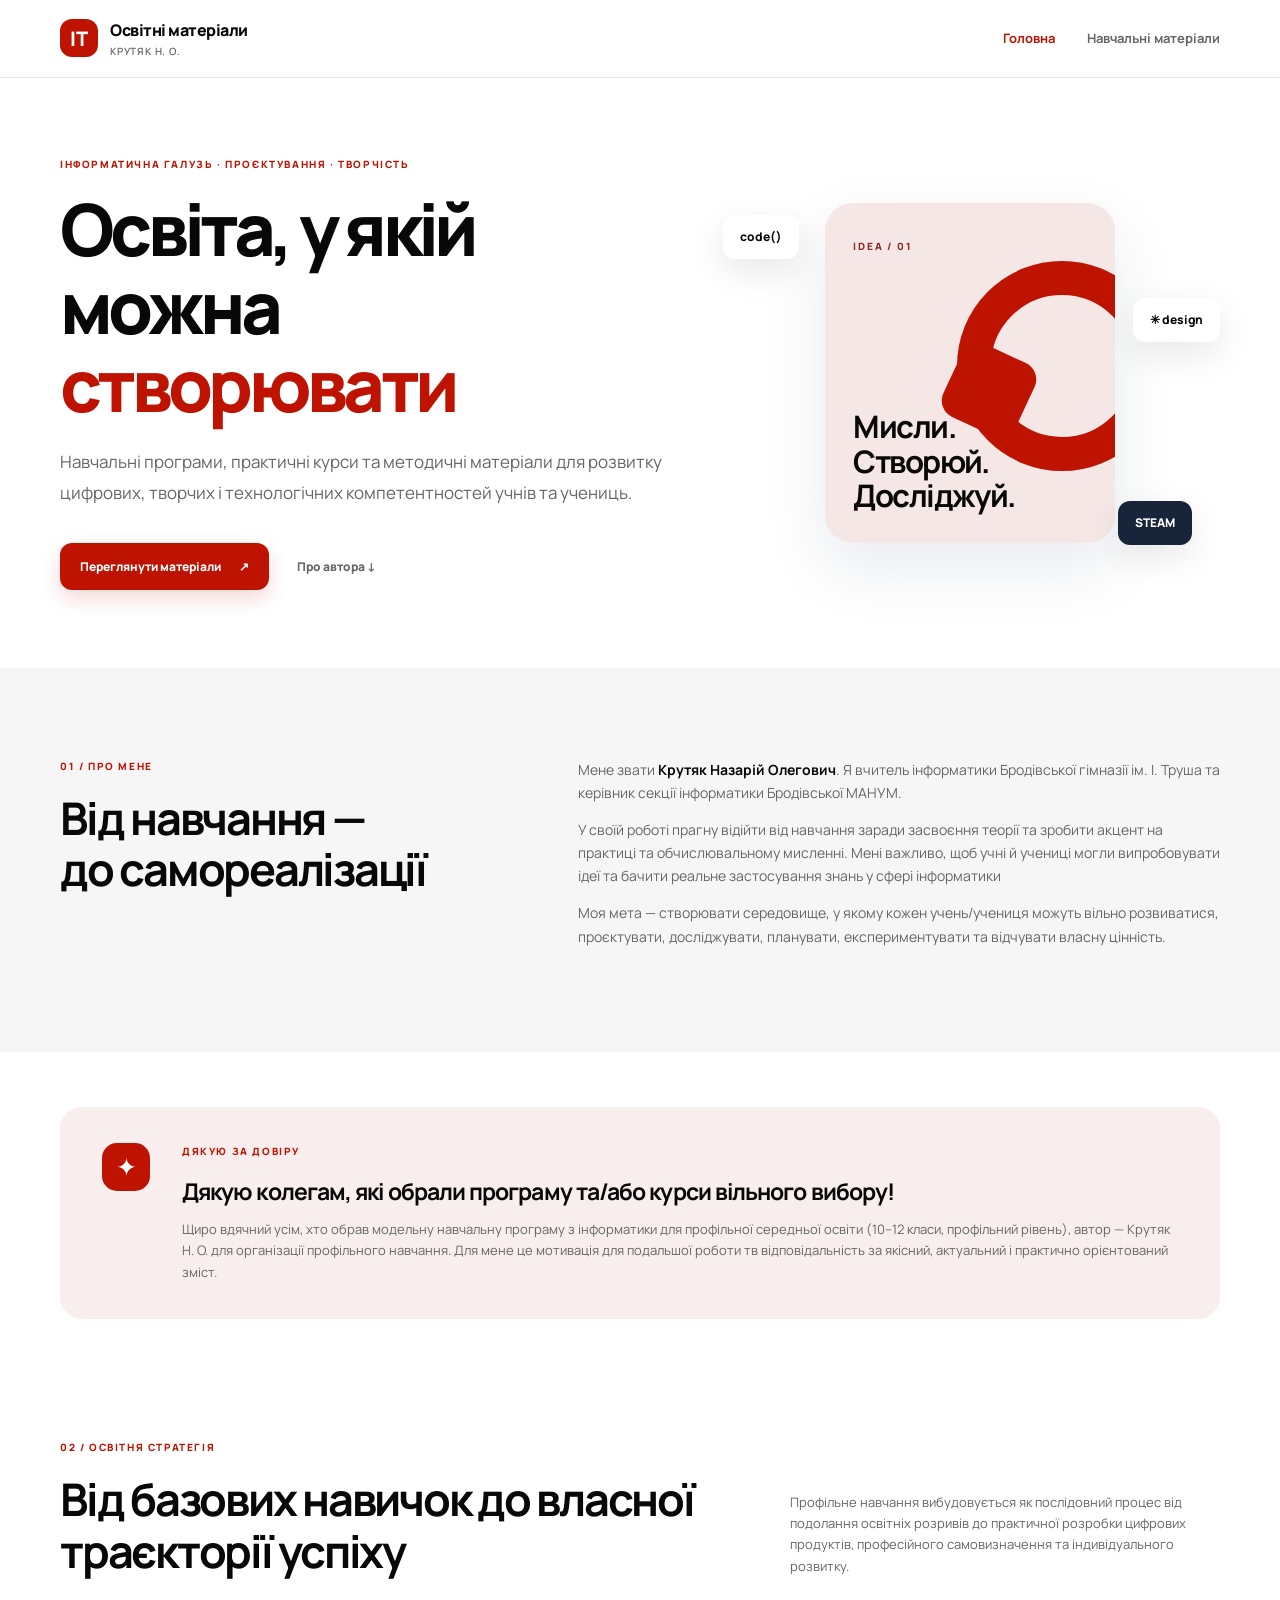
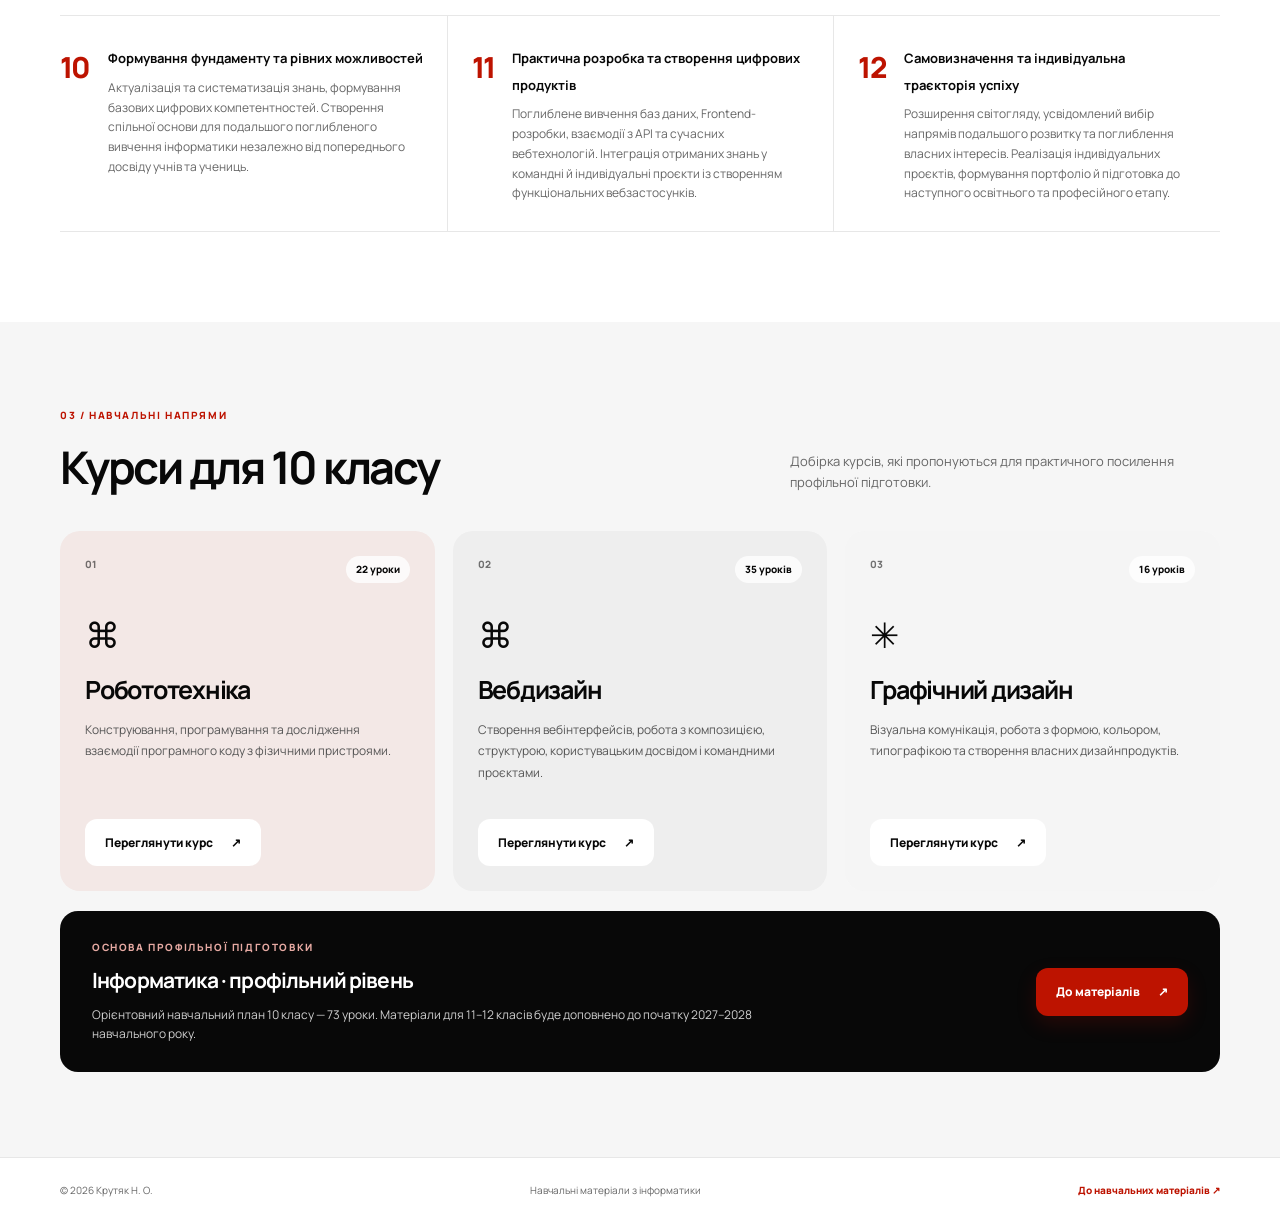
<file: index.html>
<!DOCTYPE html>
<html lang="uk">

<head>
    <meta charset="UTF-8">
    <meta name="viewport" content="width=device-width, initial-scale=1.0">
    <meta name="description" content="Навчальні програми та методичні матеріали з інформатики. Крутяк Н. О.">
    <title>Головна</title>

    <link rel="preconnect" href="https://fonts.googleapis.com">
    <link rel="preconnect" href="https://fonts.gstatic.com" crossorigin>
    <link href="https://fonts.googleapis.com/css2?family=Manrope:wght@400;500;600;700;800&display=swap"
        rel="stylesheet">
    <link rel="stylesheet" href="styles.css">
    <link rel="shortcut icon" href="./img/f.jpg" type="image/x-icon">
</head>

<body>
    <header class="site-header">
        <a class="brand" href="index.html"><span class="brand-mark">IT</span><span>Освітні матеріали <small>Крутяк Н.
                    О.</small></span></a>
        <button class="menu-toggle" aria-label="Відкрити меню" aria-expanded="false">☰</button>
        <nav class="main-nav">
            <a class="active" href="index.html">Головна</a>
            <a href="materials.html">Навчальні матеріали</a>
        </nav>
    </header>

    <main>
        <section class="hero container">
            <div class="hero-copy">
                <p class="eyebrow">ІНФОРМАТИЧНА ГАЛУЗЬ · ПРОЄКТУВАННЯ · ТВОРЧІСТЬ</p>
                <h1>Освіта, у якій можна <span>створювати</span></h1>
                <p class="lead">Навчальні програми, практичні курси та методичні матеріали для розвитку цифрових,
                    творчих і технологічних компетентностей учнів та учениць.</p>
                <div class="hero-actions">
                    <a class="button button-primary" href="materials.html">Переглянути матеріали <span>↗</span></a>
                    <a class="text-link" href="#about">Про автора ↓</a>
                </div>
            </div>
            <div class="hero-art" aria-label="Абстрактна композиція з геометричних фігур">
                <div class="art-card art-card-main"><span class="art-label">IDEA / 01</span>
                    <div class="art-shape"></div><strong>Мисли.<br>Створюй.<br>Досліджуй.</strong>
                </div>
                <div class="art-chip chip-one">code()</div>
                <div class="art-chip chip-two">✳ design</div>
                <div class="art-chip chip-three">STEAM</div>
            </div>
        </section>

        <section class="about-section" id="about">
            <div class="container about-grid">
                <div>
                    <p class="eyebrow">01 / ПРО МЕНЕ</p>
                    <h2>Від навчання —<br>до самореалізації</h2>
                </div>
                <div class="about-text">
                    <p>Мене звати <strong>Крутяк Назарій Олегович</strong>. Я вчитель інформатики Бродівської гімназії
                        ім. І. Труша та керівник секції інформатики Бродівської МАНУМ.</p>
                    <p>У своїй роботі прагну відійти від навчання заради засвоєння теорії та зробити акцент на практиці
                        та обчислювальному мисленні. Мені важливо, щоб учні й учениці могли випробовувати ідеї та бачити
                        реальне застосування знань у сфері інформатики</p>
                    <p>Моя мета — створювати середовище, у якому кожен учень/учениця можуть вільно розвиватися,
                        проєктувати, досліджувати, планувати, експериментувати та відчувати власну цінність.</p>
                </div>
            </div>
        </section>

        <section class="gratitude-section">
            <div class="container gratitude-card">
                <div class="gratitude-icon">✦</div>
                <div>
                    <p class="eyebrow">ДЯКУЮ ЗА ДОВІРУ</p>
                    <h2>Дякую колегам, які обрали програму та/або курси вільного вибору!</h2>
                    <p>Щиро вдячний усім, хто обрав модельну навчальну програму з інформатики для профільної середньої
                        освіти (10–12 класи, профільний рівень), автор — Крутяк Н. О. для організації профільного
                        навчання. Для мене це мотивація для подальшої роботи тв відповідальність за якісний, актуальний
                        і практично орієнтований зміст.</p>
                </div>
            </div>
        </section>

        <section class="strategy-section container">
            <div class="section-heading">
                <div>
                    <p class="eyebrow">02 / ОСВІТНЯ СТРАТЕГІЯ</p>
                    <h2>Від базових навичок до власної траєкторії успіху</h2>
                </div>
                <p class="section-intro">
                    Профільне навчання вибудовується як послідовний процес від подолання освітніх розривів до практичної
                    розробки цифрових продуктів,
                    професійного самовизначення та індивідуального розвитку.
                </p>
            </div>

            <div class="strategy-steps">

                <div class="step">
                    <span>10</span>
                    <div>
                        <strong>Формування фундаменту та рівних можливостей</strong>
                        <p>
                            Актуалізація та систематизація
                            знань, формування базових цифрових компетентностей.
                            Створення спільної основи для подальшого поглибленого
                            вивчення інформатики незалежно від попереднього досвіду
                            учнів та учениць.
                        </p>
                    </div>
                </div>

                <div class="step">
                    <span>11</span>
                    <div>
                        <strong>Практична розробка та створення цифрових продуктів</strong>
                        <p>
                            Поглиблене вивчення баз даних, Frontend-розробки,
                            взаємодії з API та сучасних вебтехнологій.
                            Інтеграція отриманих знань у командні й індивідуальні
                            проєкти із створенням
                            функціональних вебзастосунків.
                        </p>
                    </div>
                </div>

                <div class="step">
                    <span>12</span>
                    <div>
                        <strong>Самовизначення та індивідуальна траєкторія успіху</strong>
                        <p>
                            Розширення світогляду, усвідомлений
                            вибір напрямів подальшого розвитку та поглиблення
                            власних інтересів. Реалізація індивідуальних проєктів,
                            формування портфоліо й підготовка до наступного
                            освітнього та професійного етапу.
                        </p>
                    </div>
                </div>

            </div>
        </section>

        <section class="courses-section">
            <div class="container">
                <div class="section-heading">
                    <div>
                        <p class="eyebrow">03 / НАВЧАЛЬНІ НАПРЯМИ</p>
                        <h2>Курси для 10 класу</h2>
                    </div>
                    <p class="section-intro">Добірка курсів, які пропонуються для практичного посилення профільної
                        підготовки.</p>
                </div>
                <div class="course-grid">
                    <article class="course-card course-blue">
                        <div class="course-top"><span class="course-number">01</span><span class="course-tag">22
                                уроки</span></div>
                        <div class="course-symbol">⌘</div>
                        <h3>Робототехніка</h3>
                        <p>Конструювання, програмування та дослідження взаємодії програмного коду з фізичними
                            пристроями.</p><a class="button button-light" href="materials.html#robotics">Переглянути
                            курс <span>↗</span></a>
                    </article>
                    <article class="course-card course-lilac">
                        <div class="course-top"><span class="course-number">02</span><span class="course-tag">35
                                уроків</span></div>
                        <div class="course-symbol">⌘</div>
                        <h3>Вебдизайн</h3>
                        <p>Створення вебінтерфейсів, робота з композицією, структурою, користувацьким досвідом і
                            командними проєктами.</p><a class="button button-light"
                            href="materials.html#webdesign">Переглянути курс <span>↗</span></a>
                    </article>
                    <article class="course-card course-orange">
                        <div class="course-top"><span class="course-number">03</span><span class="course-tag">16
                                уроків</span></div>
                        <div class="course-symbol">✳</div>
                        <h3>Графічний дизайн</h3>
                        <p>Візуальна комунікація, робота з формою, кольором, типографікою та створення власних
                            дизайнпродуктів.</p><a class="button button-light" href="materials.html#graphic">Переглянути
                            курс <span>↗</span></a>
                    </article>
                </div>
                <div class="profile-course">
                    <div>
                        <p class="eyebrow">ОСНОВА ПРОФІЛЬНОЇ ПІДГОТОВКИ</p>
                        <h3>Інформатика · профільний рівень</h3>
                        <p>Орієнтовний навчальний план 10 класу — 73 уроки. Матеріали для 11–12 класів буде доповнено до
                            початку 2027–2028 навчального року.</p>
                    </div>
                    <a class="button button-primary" href="materials.html#informatics">До матеріалів <span>↗</span></a>
                </div>
            </div>
        </section>



    </main>


    <footer class="site-footer">
        <div class="container footer-inner"><span>© <span id="year"></span> Крутяк Н. О.</span><span>Навчальні матеріали
                з інформатики</span><a href="materials.html">До навчальних матеріалів ↗</a></div>
    </footer>
    <script src="script.js"></script>
</body>

</html>
</file>
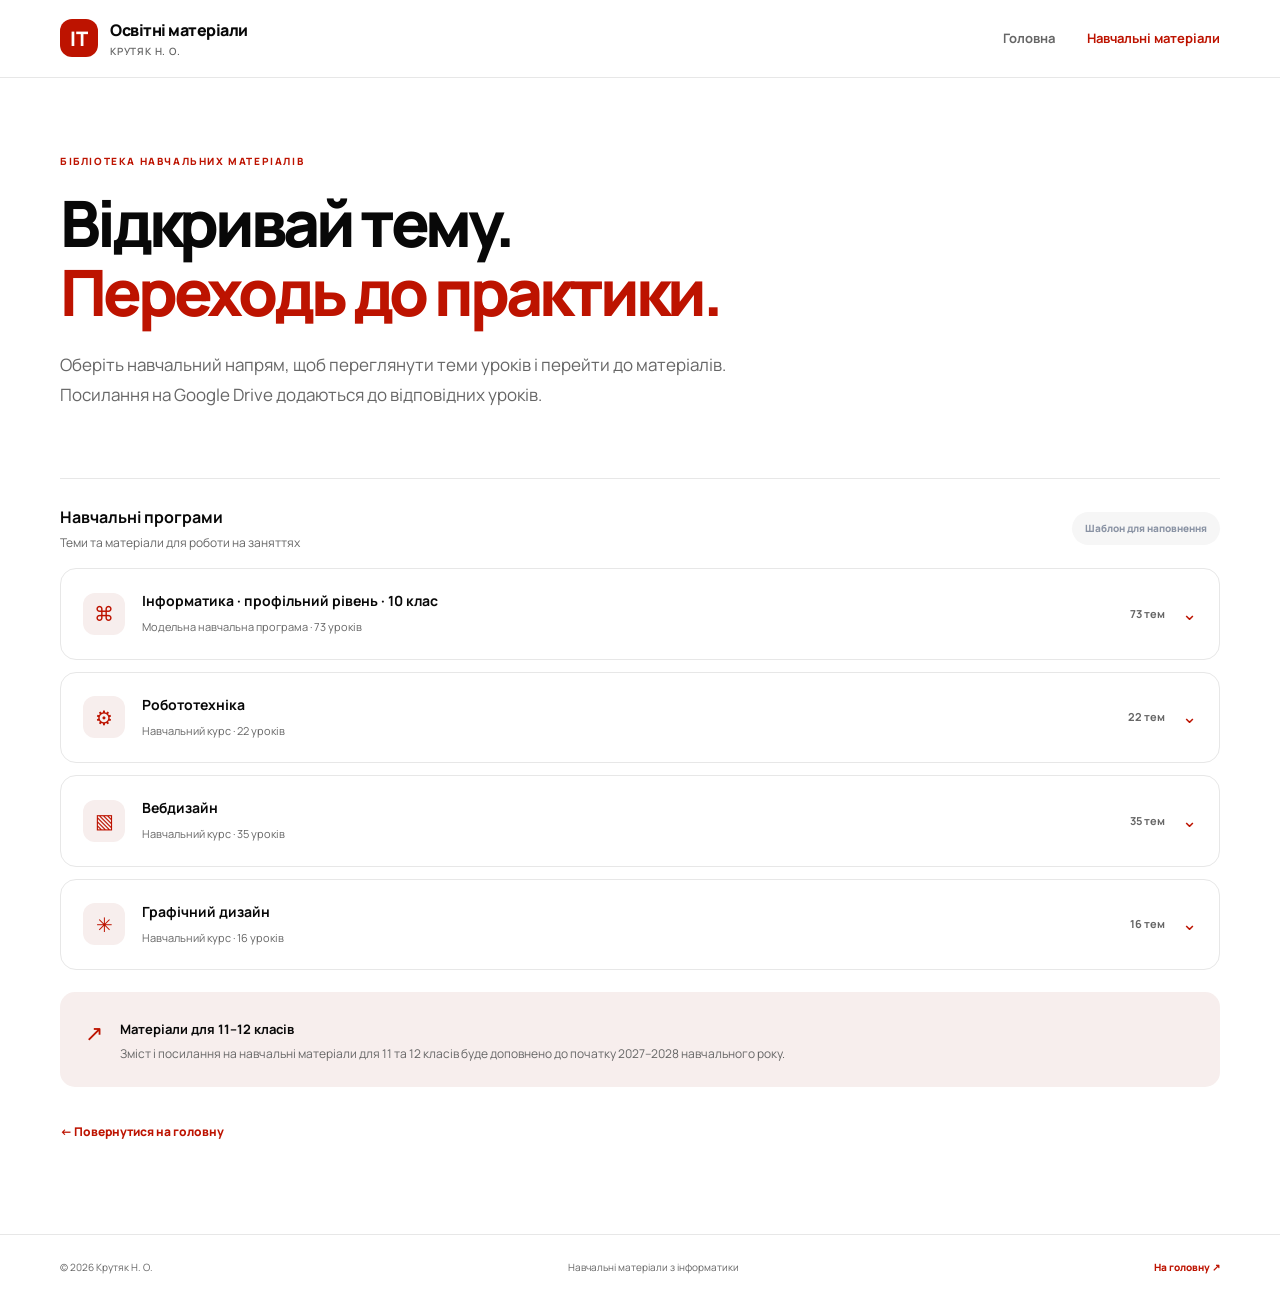
<file: materials.html>
<!DOCTYPE html>
<html lang="uk">

<head>
    <meta charset="UTF-8">
    <meta name="viewport" content="width=device-width, initial-scale=1.0">
    <meta name="description"
        content="Перелік уроків і методичні матеріали з інформатики, робототехніки, вебдизайну та графічного дизайну.">
    <title>Навчальні матеріали</title>

    <link rel="preconnect" href="https://fonts.googleapis.com">
    <link rel="preconnect" href="https://fonts.gstatic.com" crossorigin>
    <link href="https://fonts.googleapis.com/css2?family=Manrope:wght@400;500;600;700;800&display=swap"
        rel="stylesheet">
    <link rel="stylesheet" href="styles.css">
    <link rel="shortcut icon" href="./img/f.jpg" type="image/x-icon">
</head>

<body>
    <header class="site-header">
        <a class="brand" href="index.html"><span class="brand-mark">IT</span><span>Освітні матеріали <small>Крутяк Н.
                    О.</small></span></a>
        <button class="menu-toggle" aria-label="Відкрити меню" aria-expanded="false">☰</button>
        <nav class="main-nav"><a href="index.html">Головна</a><a class="active" href="materials.html">Навчальні
                матеріали</a></nav>
    </header>
    <main class="materials-main container">
        <div class="materials-hero">
            <p class="eyebrow">БІБЛІОТЕКА НАВЧАЛЬНИХ МАТЕРІАЛІВ</p>
            <h1>Відкривай тему.<br><span>Переходь до практики.</span></h1>
            <p class="lead">Оберіть навчальний напрям, щоб переглянути теми уроків і перейти до матеріалів. Посилання на
                Google Drive додаються до відповідних уроків.</p>
        </div>
        <div class="materials-toolbar">
            <div><strong>Навчальні програми</strong>
                <p>Теми та матеріали для роботи на заняттях</p>
            </div><span class="edit-note">Шаблон для наповнення</span>
        </div>
        <div id="course-accordions" class="accordion-list"></div>
        <div class="update-note"><span>↗</span>
            <div><strong>Матеріали для 11–12 класів</strong>
                <p>Зміст і посилання на навчальні матеріали для 11 та 12 класів буде доповнено до початку 2027–2028
                    навчального року.</p>
            </div>
        </div>
        <a class="back-link" href="index.html">← Повернутися на головну</a>
    </main>
    <footer class="site-footer">
        <div class="container footer-inner"><span>© <span id="year"></span> Крутяк Н. О.</span><span>Навчальні матеріали
                з інформатики</span><a href="index.html">На головну ↗</a></div>
    </footer>
    <script src="script.js"></script>
</body>

</html>
</file>
<file: styles.css>
*{box-sizing:border-box} :root{--ink:#080808;--muted:#666666;--line:#e7e7e7;--paper:#f6f6f6;--blue:#bd1300;--navy:#080808;--radius:22px} html{scroll-behavior:smooth;scroll-padding-top:90px} body{margin:0;background:#fff;color:var(--ink);font-family:Manrope,Arial,sans-serif;line-height:1.65} a{color:inherit;text-decoration:none}.container{width:min(1160px,calc(100% - 48px));margin-inline:auto}.site-header{height:78px;padding:0 max(24px,calc((100% - 1160px)/2));display:flex;align-items:center;justify-content:space-between;border-bottom:1px solid var(--line);background:rgba(255,255,255,.94);position:sticky;top:0;z-index:10;backdrop-filter:blur(12px)}.brand{display:flex;align-items:center;gap:12px;font-weight:800;letter-spacing:-.03em}.brand small{display:block;color:var(--muted);font-size:10px;font-weight:600;letter-spacing:.08em;text-transform:uppercase}.brand-mark{width:38px;height:38px;border-radius:12px;background:var(--blue);color:white;display:grid;place-items:center;font-size:20px}.main-nav{display:flex;gap:32px;color:var(--muted);font-size:13px;font-weight:700}.main-nav a:hover,.main-nav a.active{color:var(--blue)}.menu-toggle{display:none;border:0;background:none;font-size:25px;color:var(--ink)}.hero{min-height:590px;display:grid;grid-template-columns:1.1fr .9fr;align-items:center;gap:50px;padding-block:76px}.eyebrow{font-size:10px;font-weight:800;letter-spacing:.16em;color:var(--blue);margin:0 0 18px}.hero h1,.materials-hero h1{font-size:clamp(42px,6vw,72px);line-height:1.08;letter-spacing:-.065em;margin:0 0 24px;font-weight:800}.hero h1 span,.materials-hero h1 span{color:var(--blue)}.lead{font-size:17px;line-height:1.8;color:var(--muted);max-width:610px}.hero-actions{display:flex;align-items:center;gap:28px;margin-top:34px}.button{display:inline-flex;align-items:center;justify-content:center;gap:18px;padding:14px 20px;border-radius:12px;font-size:12px;font-weight:800;transition:.2s ease}.button:hover{transform:translateY(-2px)}.button-primary{background:var(--blue);color:#fff;box-shadow:0 8px 20px #bd13002b}.button-light{background:#fff;color:var(--ink)}.text-link{font-size:12px;font-weight:800;color:var(--muted)}.hero-art{height:400px;position:relative;display:grid;place-items:center}.art-card{width:290px;height:340px;border-radius:28px;background:#f4e7e5;position:relative;padding:28px;overflow:hidden;box-shadow:0 25px 65px #182b4d18}.art-label{font-size:10px;letter-spacing:.18em;color:#8c2920;font-weight:800}.art-card strong{position:absolute;left:28px;bottom:30px;font-size:31px;line-height:1.12;letter-spacing:-.05em}.art-shape{position:absolute;width:210px;height:210px;border:34px solid #bd1300;border-radius:50%;right:-52px;top:58px}.art-shape:after{content:"";position:absolute;width:80px;height:80px;background:#bd1300;border-radius:18px;left:-42px;top:55px;transform:rotate(25deg)}.art-chip{position:absolute;padding:12px 17px;border-radius:12px;background:#fff;box-shadow:0 12px 35px #08080818;font-size:12px;font-weight:800}.chip-one{top:42px;left:2px}.chip-two{right:0;top:125px}.chip-three{bottom:28px;right:28px;background:#17243a;color:white}.about-section{background:var(--paper);padding:90px 0}.about-grid{display:grid;grid-template-columns:.8fr 1.2fr;gap:90px}.about-grid h2,.section-heading h2,.contact-section h2{font-size:clamp(30px,4vw,45px);line-height:1.15;letter-spacing:-.05em;margin:0}.about-text{color:var(--muted);font-size:14px}.about-text p:first-child{margin-top:0}.about-text strong{color:var(--ink)}.gratitude-section{padding:55px 0 30px}.gratitude-card{background:#f7eeed;border-radius:var(--radius);padding:36px 42px;display:grid;grid-template-columns:60px 1fr;gap:20px}.gratitude-icon{width:48px;height:48px;background:var(--blue);color:#fff;border-radius:15px;display:grid;place-items:center;font-size:25px}.gratitude-card h2{font-size:23px;line-height:1.3;letter-spacing:-.04em;margin:0 0 12px}.gratitude-card p:last-child{font-size:13px;color:var(--muted);margin:0}.strategy-section{padding-block:90px}.section-heading{display:flex;align-items:end;justify-content:space-between;gap:40px;margin-bottom:38px}.section-intro{max-width:430px;color:var(--muted);font-size:13px;margin:0}.strategy-steps{display:grid;grid-template-columns:repeat(3,1fr);border-top:1px solid var(--line);border-bottom:1px solid var(--line)}.step{display:flex;gap:18px;padding:28px 22px 28px 0}.step+.step{border-left:1px solid var(--line);padding-left:24px}.step>span{font-size:29px;font-weight:800;color:var(--blue);letter-spacing:-.06em}.step strong{font-size:13px}.step p{font-size:12px;color:var(--muted);margin:7px 0 0}.courses-section{background:var(--paper);padding:85px 0}.course-grid{display:grid;grid-template-columns:repeat(3,1fr);gap:18px}.course-card{min-height:360px;padding:25px;border-radius:20px;display:flex;flex-direction:column;align-items:flex-start}.course-blue{background:#f3e8e6}.course-lilac{background:#eeeeee}.course-orange{background:#f5f5f5}.course-top{display:flex;justify-content:space-between;width:100%;font-size:10px;font-weight:800}.course-number{opacity:.55}.course-tag{background:#ffffffcc;padding:5px 10px;border-radius:20px}.course-symbol{font-size:35px;margin:24px 0 4px}.course-card h3{font-size:25px;letter-spacing:-.05em;margin:0}.course-card p{font-size:12px;color:#555555;line-height:1.8;margin:9px 0 22px}.course-card .button{margin-top:auto}.profile-course{margin-top:20px;padding:28px 32px;border-radius:18px;background:var(--navy);color:#fff;display:flex;align-items:center;justify-content:space-between;gap:25px}.profile-course .eyebrow{color:#e7aaa3;margin-bottom:7px}.profile-course h3{margin:0;font-size:21px;letter-spacing:-.04em}.profile-course p:last-child{margin:7px 0 0;color:#d0d0d0;font-size:12px;max-width:670px}.contact-section{text-align:center;padding-block:95px}.contact-section h2{margin-bottom:18px}.contact-section>p:not(.eyebrow){max-width:600px;margin:0 auto 26px;color:var(--muted);font-size:13px}.site-footer{border-top:1px solid var(--line);padding:24px 0;color:var(--muted);font-size:10px}.footer-inner{display:flex;justify-content:space-between;gap:20px}.footer-inner a{color:var(--blue);font-weight:800}
/* materials */.materials-main{padding-top:75px;padding-bottom:90px}.materials-hero{padding-bottom:50px}.materials-hero h1{font-size:clamp(40px,5.4vw,64px)}.materials-hero .lead{max-width:700px}.materials-toolbar{display:flex;justify-content:space-between;align-items:center;border-top:1px solid var(--line);padding:25px 0 15px}.materials-toolbar strong{font-size:16px}.materials-toolbar p{margin:3px 0 0;font-size:12px;color:var(--muted)}.edit-note{font-size:10px;font-weight:800;color:#8a93a4;background:var(--paper);border-radius:30px;padding:8px 13px}.accordion-list{display:grid;gap:12px}.course-accordion{border:1px solid var(--line);border-radius:16px;background:#fff;overflow:hidden;scroll-margin-top:95px}.course-accordion[open]{box-shadow:0 12px 35px #17243a0a}.course-accordion summary{list-style:none;cursor:pointer;display:flex;align-items:center;gap:17px;padding:20px 22px}.course-accordion summary::-webkit-details-marker{display:none}.accordion-icon{width:42px;height:42px;display:grid;place-items:center;border-radius:12px;font-size:20px;background:#f7eeed;color:var(--blue);flex:none}.accordion-title{flex:1}.accordion-title strong{display:block;font-size:14px}.accordion-title small{font-size:11px;color:var(--muted)}.accordion-count{font-size:11px;color:var(--muted);font-weight:700}.chevron{font-size:18px;color:var(--blue);transition:transform .2s}.course-accordion[open] .chevron{transform:rotate(180deg)}.lesson-list{border-top:1px solid var(--line);padding:5px 22px 15px}.lesson-row{display:grid;grid-template-columns:42px 1fr auto;align-items:center;gap:12px;padding:12px 0;border-bottom:1px solid #f0f2f6}.lesson-row:last-child{border-bottom:0}.lesson-number{font-size:11px;font-weight:800;color:#888888}.lesson-name{font-size:12px;font-weight:600}.lesson-link{font-size:11px;font-weight:800;color:var(--blue);padding:7px 11px;border:1px solid #ead1ce;border-radius:8px}.lesson-link.disabled{color:#9aa3b3;border-color:#e5e5e5;pointer-events:none}.update-note{display:flex;gap:17px;padding:23px 25px;margin-top:22px;background:#f7eeed;border-radius:15px}.update-note>span{font-size:22px;color:var(--blue)}.update-note strong{font-size:13px}.update-note p{font-size:12px;color:var(--muted);margin:3px 0 0}.back-link{display:inline-block;margin-top:35px;font-size:12px;font-weight:800;color:var(--blue)}
@media(max-width:800px){.hero{grid-template-columns:1fr;gap:10px;padding-block:65px}.hero-art{height:350px}.about-grid{grid-template-columns:1fr;gap:25px}.section-heading{display:block}.section-intro{margin-top:16px}.course-grid{grid-template-columns:1fr 1fr}.strategy-steps{grid-template-columns:1fr}.step+.step{border-left:0;border-top:1px solid var(--line);padding-left:0}.profile-course{align-items:flex-start;flex-direction:column}.gratitude-card{padding:28px;grid-template-columns:45px 1fr}.gratitude-icon{width:40px;height:40px}.footer-inner{flex-wrap:wrap}.footer-inner span:nth-child(2){display:none}}
@media(max-width:560px){.container{width:calc(100% - 36px)}.site-header{height:68px;padding:0 18px}.menu-toggle{display:block}.main-nav{display:none;position:absolute;top:68px;left:0;right:0;background:#fff;padding:18px 22px 22px;border-bottom:1px solid var(--line);flex-direction:column;gap:16px}.main-nav.open{display:flex}.hero{min-height:auto;padding-block:55px}.hero h1{font-size:44px}.lead{font-size:14px}.hero-art{height:320px}.art-card{transform:scale(.88)}.chip-one{left:0}.chip-two{right:0}.about-section,.strategy-section,.courses-section{padding-block:60px}.gratitude-section{padding-top:35px}.gratitude-card{grid-template-columns:1fr;gap:14px;padding:24px}.gratitude-card h2{font-size:20px}.course-grid{grid-template-columns:1fr}.course-card{min-height:320px}.profile-course{padding:24px}.contact-section{padding-block:65px}.footer-inner{font-size:9px}.materials-main{padding-top:50px}.materials-hero{padding-bottom:30px}.materials-hero h1{font-size:42px}.materials-toolbar{align-items:flex-start;gap:10px;flex-direction:column}.course-accordion summary{padding:16px 14px;gap:11px}.accordion-icon{width:36px;height:36px}.accordion-title strong{font-size:12px}.accordion-count{font-size:10px}.lesson-list{padding-inline:14px}.lesson-row{grid-template-columns:28px 1fr auto;gap:7px}.lesson-name{font-size:11px}.lesson-link{font-size:10px;padding:6px 8px}.update-note{padding:18px}}
</file>
